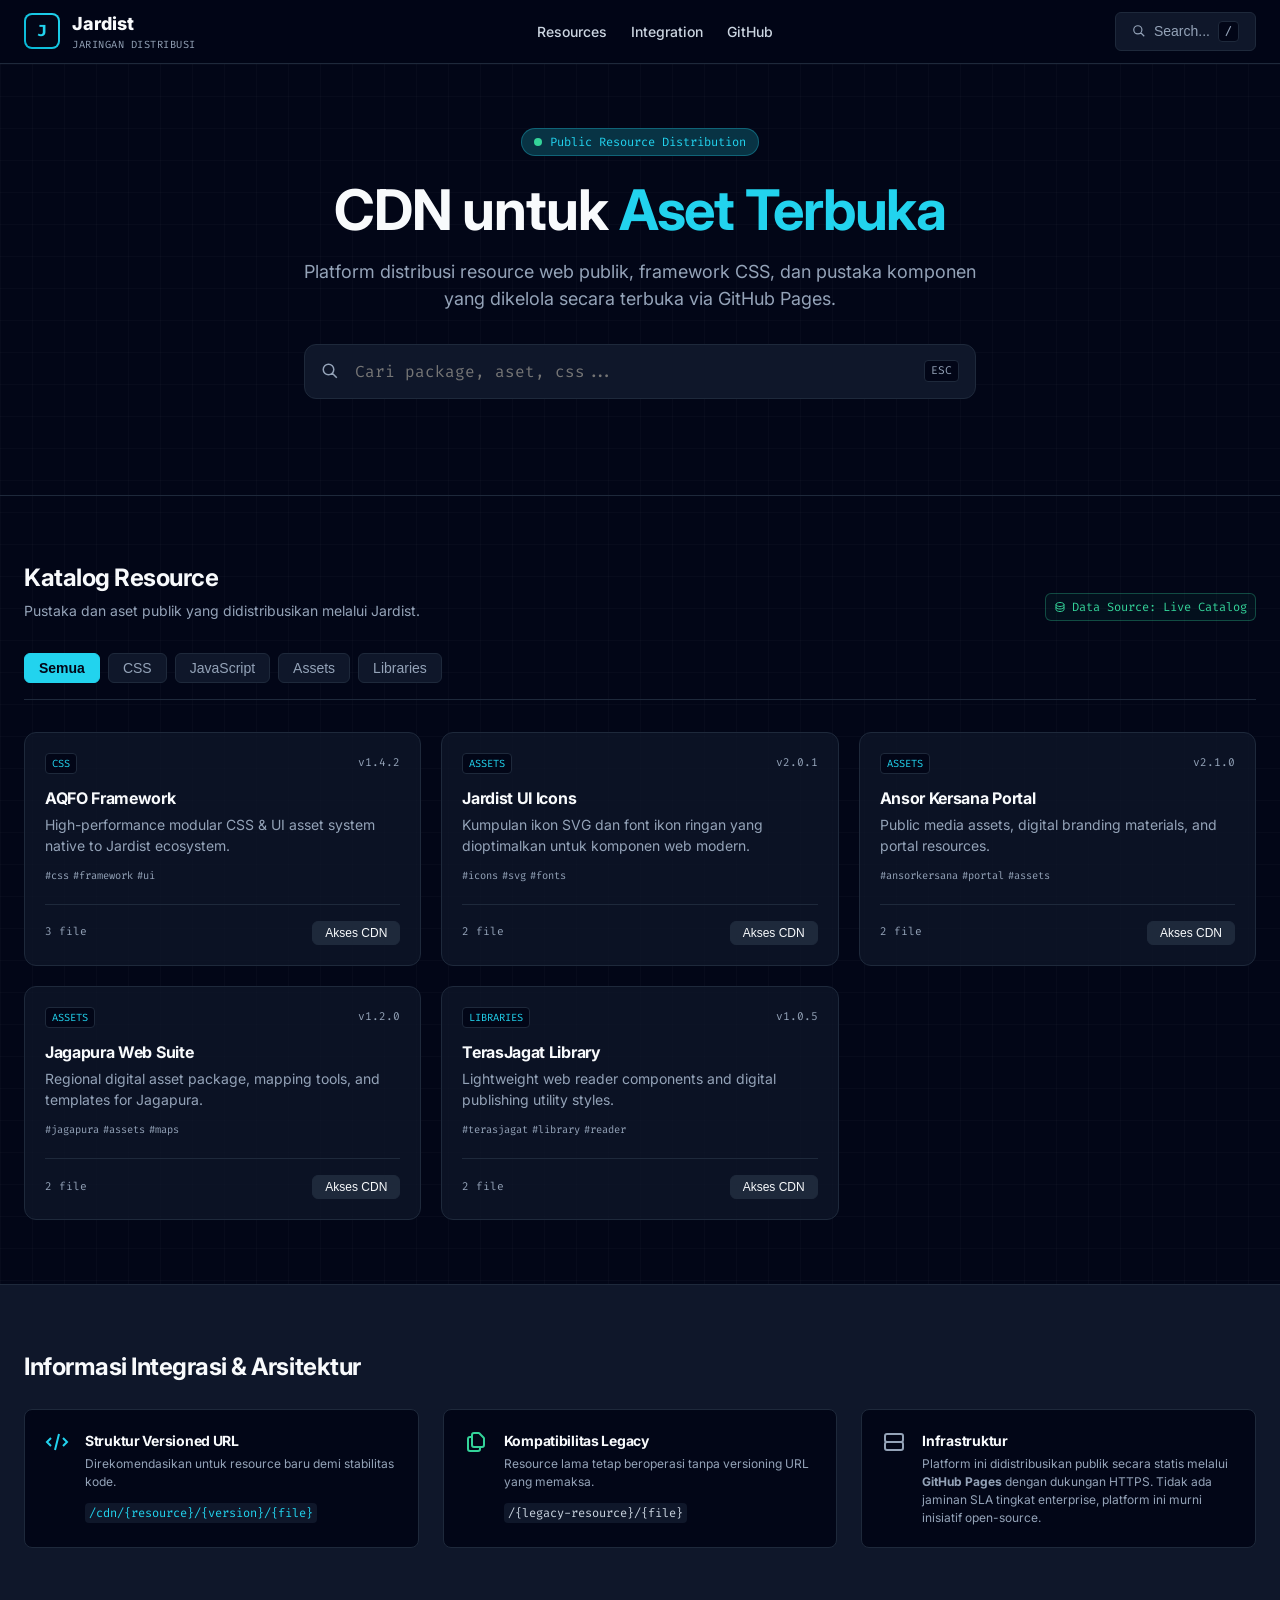
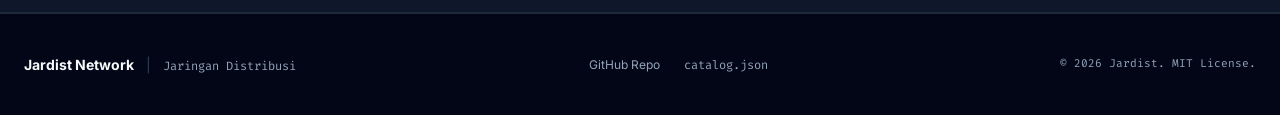
<file: index.html>
<!DOCTYPE html>
<html lang="id">
<head>
    <meta charset="UTF-8">
    <meta name="viewport" content="width=device-width, initial-scale=1.0">
    <title>Jardist — Public Web Resource Distribution</title>
    <meta name="description" content="Jardist (Jaringan Distribusi) menyediakan akses CDN publik untuk library, aset web, dan komponen antarmuka yang dikelola secara terbuka.">
    <meta name="author" content="Jardist Network">
    <link rel="canonical" href="https://jardist.github.io/">

    <!-- Open Graph -->
    <meta property="og:type" content="website">
    <meta property="og:url" content="https://jardist.github.io/">
    <meta property="og:title" content="Jardist — Public Web Resource Distribution">
    <meta property="og:description" content="Platform distribusi resource web publik berbasis GitHub Pages.">
    <meta property="og:site_name" content="Jardist">

    <!-- Fonts -->
    <link rel="preconnect" href="https://fonts.googleapis.com">
    <link rel="preconnect" href="https://fonts.gstatic.com" crossorigin>
    <link href="https://fonts.googleapis.com/css2?family=Fira+Code:wght@400;500;600&family=Inter:wght@400;500;600;700&display=swap" rel="stylesheet">
    
    <!-- Core Stylesheet - Replacing Tailwind Runtime for Production -->
    <style>
        :root {
            --color-bg-base: #020617; /* slate-950 */
            --color-bg-surface: #0f172a; /* slate-900 */
            --color-bg-elevated: #1e293b; /* slate-800 */
            --color-border: #334155; /* slate-700 */
            --color-border-subtle: #1e293b;
            
            --color-text-main: #f8fafc; /* slate-50 */
            --color-text-muted: #94a3b8; /* slate-400 */
            --color-text-dark: #cbd5e1; /* slate-300 */
            
            --color-accent: #22d3ee; /* cyan-400 */
            --color-accent-hover: #06b6d4; /* cyan-500 */
            --color-accent-bg: #083344; /* cyan-950 */
            
            --color-success: #34d399; /* emerald-400 */
            
            --font-sans: 'Inter', system-ui, sans-serif;
            --font-mono: 'Fira Code', monospace;
            
            --radius-md: 0.375rem;
            --radius-lg: 0.5rem;
            --radius-xl: 0.75rem;
            
            --shadow-modal: 0 25px 50px -12px rgba(0, 0, 0, 0.5);
            --transition-fast: 0.15s ease-in-out;
        }

        * {
            box-sizing: border-box;
            margin: 0;
            padding: 0;
        }

        body {
            font-family: var(--font-sans);
            background-color: var(--color-bg-base);
            color: var(--color-text-dark);
            line-height: 1.5;
            -webkit-font-smoothing: antialiased;
            display: flex;
            flex-direction: column;
            min-height: 100vh;
            background-image: 
                linear-gradient(to right, rgba(255, 255, 255, 0.02) 1px, transparent 1px),
                linear-gradient(to bottom, rgba(255, 255, 255, 0.02) 1px, transparent 1px);
            background-size: 32px 32px;
        }

        /* Scrollbar */
        ::-webkit-scrollbar { width: 8px; height: 8px; }
        ::-webkit-scrollbar-track { background: var(--color-bg-base); }
        ::-webkit-scrollbar-thumb { background: var(--color-bg-elevated); border-radius: 4px; }
        ::-webkit-scrollbar-thumb:hover { background: var(--color-border); }

        /* Focus Standards */
        a:focus-visible, button:focus-visible, select:focus-visible {
            outline: 2px solid var(--color-accent);
            outline-offset: 2px;
        }

        /* Typography */
        h1, h2, h3 { color: var(--color-text-main); font-weight: 700; letter-spacing: -0.02em; }
        .font-mono { font-family: var(--font-mono); }
        .text-sm { font-size: 0.875rem; }
        .text-xs { font-size: 0.75rem; }

        /* Layout */
        .container {
            width: 100%;
            margin: 0 auto;
            padding: 0 1.5rem;
            max-width: 1280px;
        }

        /* Header */
        .header {
            position: sticky;
            top: 0;
            z-index: 40;
            background: rgba(2, 6, 23, 0.9);
            backdrop-filter: blur(8px);
            border-bottom: 1px solid var(--color-border-subtle);
            height: 4rem;
            display: flex;
            align-items: center;
        }
        .header-content {
            display: flex;
            justify-content: space-between;
            align-items: center;
            width: 100%;
        }
        .logo-wrap { display: flex; align-items: center; gap: 0.75rem; text-decoration: none; }
        .logo-icon {
            width: 2.25rem; height: 2.25rem;
            background: linear-gradient(to top right, var(--color-accent-hover), var(--color-accent));
            border-radius: var(--radius-lg);
            padding: 2px;
        }
        .logo-inner {
            background: var(--color-bg-base); width: 100%; height: 100%;
            border-radius: 6px; display: flex; align-items: center; justify-content: center;
            color: var(--color-accent); font-weight: bold; font-family: var(--font-mono);
        }
        .logo-text { display: flex; flex-direction: column; }
        .logo-title { font-weight: 800; color: var(--color-text-main); font-size: 1.125rem; }
        .logo-subtitle { font-size: 0.65rem; color: var(--color-text-muted); font-family: var(--font-mono); text-transform: uppercase; letter-spacing: 0.05em; }
        
        .nav-desktop { display: none; gap: 1.5rem; align-items: center; font-size: 0.875rem; font-weight: 500; }
        .nav-desktop a { color: var(--color-text-dark); text-decoration: none; transition: color var(--transition-fast); }
        .nav-desktop a:hover { color: var(--color-accent); }
		
        @media (min-width: 768px) { .nav-desktop { display: flex; } }

		#quick-search-btn span{display:none;}
        @media (min-width: 640px) { #quick-search-btn span{display:inline;} }
        
		/* Buttons & Inputs */
        .btn {
            display: inline-flex; align-items: center; justify-content: center; gap: 0.5rem;
            padding: 0.5rem 1rem; border-radius: var(--radius-md); font-size: 0.875rem;
            font-weight: 500; cursor: pointer; transition: all var(--transition-fast);
            border: 1px solid transparent; background: transparent; color: var(--color-text-main);
        }
        .btn-primary { background: var(--color-bg-elevated); border-color: var(--color-border-subtle); }
        .btn-primary:hover { background: var(--color-accent); color: var(--color-bg-base); }
        .btn-outline { border-color: var(--color-border-subtle); color: var(--color-text-muted); background: var(--color-bg-surface); }
        .btn-outline:hover { color: var(--color-text-main); border-color: var(--color-border); }

        .search-box {
            position: relative; max-width: 42rem; margin: 2rem auto;
            background: var(--color-bg-surface); border: 1px solid var(--color-border-subtle);
            border-radius: var(--radius-xl); display: flex; align-items: center; padding: 0 1rem;
            transition: border-color var(--transition-fast);
        }
        .search-box:focus-within { border-color: var(--color-accent); }
        .search-input {
            width: 100%; background: transparent; border: none; color: var(--color-text-main);
            padding: 1rem 0.5rem; font-family: var(--font-mono); font-size: 1rem; outline: none;
        }
        .kbd {
            font-family: var(--font-mono); font-size: 0.7rem; padding: 0.125rem 0.375rem;
            border-radius: 4px; background: var(--color-bg-base); border: 1px solid var(--color-border-subtle);
            color: var(--color-text-muted);
        }

        /* Hero */
        .hero { padding: 4rem 0; text-align: center; border-bottom: 1px solid var(--color-border-subtle); }
        .badge {
            display: inline-flex; align-items: center; gap: 0.5rem; padding: 0.25rem 0.75rem;
            border-radius: 9999px; font-family: var(--font-mono); font-size: 0.75rem;
            background: var(--color-accent-bg); color: var(--color-accent); border: 1px solid rgba(34, 211, 238, 0.3);
            margin-bottom: 1.5rem;
        }
        .status-dot { width: 8px; height: 8px; background: var(--color-success); border-radius: 50%; }
        .hero h1 { font-size: clamp(2rem, 5vw, 3.5rem); line-height: 1.1; margin-bottom: 1rem; }
        .hero p { max-width: 42rem; margin: 0 auto; color: var(--color-text-muted); font-size: 1.125rem; }

        /* Main Content */
        main { flex-grow: 1; }
        .section { padding: 4rem 0; }
        .section-header { display: flex; justify-content: space-between; align-items: flex-end; margin-bottom: 2rem; flex-wrap: wrap; gap: 1rem; }
        
        /* Data Source Indicator */
        .data-source-indicator {
            font-size: 0.75rem; font-family: var(--font-mono); padding: 0.25rem 0.5rem;
            border-radius: var(--radius-md); border: 1px solid var(--color-border-subtle);
            background: var(--color-bg-surface); color: var(--color-text-muted);
            display: inline-flex; align-items: center; gap: 0.375rem;
        }
        .data-source-indicator.live { color: var(--color-success); border-color: rgba(52, 211, 153, 0.3); background: rgba(52, 211, 153, 0.05); }

        /* Tabs */
        .tabs { display: flex; gap: 0.5rem; overflow-x: auto; padding-bottom: 1rem; margin-bottom: 2rem; border-bottom: 1px solid var(--color-border-subtle); scrollbar-width: none; }
        .tab {
            padding: 0.375rem 0.875rem; border-radius: var(--radius-md); font-size: 0.875rem; font-weight: 500;
            background: var(--color-bg-surface); border: 1px solid var(--color-border-subtle);
            color: var(--color-text-muted); cursor: pointer; white-space: nowrap; transition: all var(--transition-fast);
        }
        .tab:hover { background: var(--color-bg-elevated); color: var(--color-text-main); }
        .tab.active { background: var(--color-accent); color: var(--color-bg-base); border-color: var(--color-accent); font-weight: 600; }

        /* Grid & Cards */
        .grid-cards { display: grid; grid-template-columns: repeat(auto-fill, minmax(300px, 1fr)); gap: 1.25rem; }
        .card {
            background: rgba(15, 23, 42, 0.7); border: 1px solid var(--color-border-subtle);
            border-radius: var(--radius-xl); padding: 1.25rem; display: flex; flex-direction: column;
            justify-content: space-between; transition: all var(--transition-fast);
        }
        .card:hover { border-color: var(--color-border); transform: translateY(-2px); box-shadow: 0 10px 25px -5px rgba(0,0,0,0.3); }
        .card-header { display: flex; justify-content: space-between; align-items: center; margin-bottom: 0.75rem; }
        .card-tag { font-family: var(--font-mono); font-size: 0.65rem; text-transform: uppercase; padding: 0.125rem 0.375rem; border-radius: 4px; background: var(--color-bg-base); border: 1px solid var(--color-border-subtle); color: var(--color-accent); }
        .card-version { font-family: var(--font-mono); font-size: 0.7rem; color: var(--color-text-muted); }
        .card-title { font-size: 1rem; margin-bottom: 0.25rem; }
        .card-desc { font-size: 0.875rem; color: var(--color-text-muted); display: -webkit-box; -webkit-line-clamp: 2; -webkit-box-orient: vertical; overflow: hidden; }
        .card-footer { margin-top: 1.25rem; padding-top: 1rem; border-top: 1px solid var(--color-border-subtle); display: flex; justify-content: space-between; align-items: center; }

        /* Modal */
        .modal-backdrop {
            position: fixed; inset: 0; background: rgba(2, 6, 23, 0.85); backdrop-filter: blur(4px);
            z-index: 50; display: none; align-items: center; justify-content: center; padding: 1rem;
        }
        .modal-backdrop.open { display: flex; }
        .modal {
            background: var(--color-bg-surface); border: 1px solid var(--color-border-subtle);
            border-radius: var(--radius-xl); width: 100%; max-width: 48rem; max-height: 90vh;
            display: flex; flex-direction: column; box-shadow: var(--shadow-modal); overflow: hidden;
        }
        .modal-header { padding: 1.25rem 1.5rem; border-bottom: 1px solid var(--color-border-subtle); background: rgba(2, 6, 23, 0.5); display: flex; justify-content: space-between; align-items: flex-start; }
        .modal-body { padding: 1.5rem; overflow-y: auto; flex-grow: 1; display: flex; flex-direction: column; gap: 1.5rem; }
        .modal-footer { padding: 1rem 1.5rem; border-top: 1px solid var(--color-border-subtle); background: rgba(2, 6, 23, 0.7); display: flex; justify-content: flex-end; }
        
        .form-group label { display: block; font-family: var(--font-mono); font-size: 0.75rem; color: var(--color-text-muted); text-transform: uppercase; margin-bottom: 0.5rem; }
        .form-select {
            width: 100%; background: var(--color-bg-base); border: 1px solid var(--color-border-subtle);
            color: var(--color-text-main); font-family: var(--font-mono); font-size: 0.875rem;
            padding: 0.625rem; border-radius: var(--radius-md); outline: none;
        }
        .form-select:focus { border-color: var(--color-accent); }

        .code-box {
            background: var(--color-bg-base); border: 1px solid var(--color-border-subtle);
            border-radius: var(--radius-md); padding: 0.75rem; font-family: var(--font-mono);
            font-size: 0.8125rem; color: var(--color-text-dark); display: flex; justify-content: space-between;
            align-items: center; gap: 1rem; overflow: hidden;
        }
        .code-text { overflow-x: auto; white-space: nowrap; color: var(--color-accent); padding-right: 1rem; scrollbar-width: none; }
        .code-text::-webkit-scrollbar { display: none; }

        /* Toast */
        .toast-container { position: fixed; bottom: 1.25rem; right: 1.25rem; z-index: 60; display: flex; flex-direction: column; gap: 0.5rem; pointer-events: none; }
        .toast {
            background: var(--color-bg-surface); border: 1px solid rgba(34, 211, 238, 0.5);
            color: var(--color-accent); padding: 0.75rem 1rem; border-radius: var(--radius-md);
            font-family: var(--font-mono); font-size: 0.75rem; display: flex; align-items: center; gap: 0.5rem;
            box-shadow: 0 10px 15px -3px rgba(0,0,0,0.5); transition: all 0.3s ease;
            opacity: 0; transform: translateY(10px); pointer-events: auto;
        }
        .toast.show { opacity: 1; transform: translateY(0); }

        /* Info Boxes */
        .info-box {
            background: var(--color-bg-base); border: 1px solid var(--color-border-subtle);
            border-radius: var(--radius-lg); padding: 1.25rem; display: flex; gap: 1rem;
        }
        
        .footer { border-top: 1px solid var(--color-border-subtle); background: var(--color-bg-base); padding: 2.5rem 0; font-size: 0.875rem; color: var(--color-text-muted); }
        .footer-content { display: flex; flex-direction: column; justify-content: space-between; align-items: center; gap: 1rem; }
        @media (min-width: 768px) { .footer-content { flex-direction: row; } }
        
        .empty-state { text-align: center; padding: 4rem 1rem; border: 1px dashed var(--color-border-subtle); border-radius: var(--radius-xl); background: rgba(15, 23, 42, 0.3); display: none; }
        
        .hidden { display: none !important; }
    </style>
</head>
<body>

    <div id="toast-container" class="toast-container" aria-live="polite"></div>

    <header class="header">
        <div class="container header-content">
            <a href="#" class="logo-wrap" aria-label="Jardist Homepage">
                <div class="logo-icon"><div class="logo-inner">J</div></div>
                <div class="logo-text">
                    <span class="logo-title">Jardist</span>
                    <span class="logo-subtitle">Jaringan Distribusi</span>
                </div>
            </a>
            <nav class="nav-desktop">
                <a href="#resources">Resources</a>
                <a href="#integration">Integration</a>
                <a href="https://github.com/jardist/jardist.github.io" target="_blank" rel="noopener">GitHub</a>
            </nav>
            <button id="quick-search-btn" class="btn btn-outline text-xs" aria-label="Open Search">
                <svg width="14" height="14" fill="none" stroke="currentColor" stroke-width="2" viewBox="0 0 24 24"><path d="M21 21l-6-6m2-5a7 7 0 11-14 0 7 7 0 0114 0z"/></svg>
                <span>Search...</span>
                <kbd class="kbd">/</kbd>
            </button>
        </div>
    </header>

    <main>
        <section class="hero">
            <div class="container">
                <div class="badge">
                    <span class="status-dot"></span>
                    Public Resource Distribution
                </div>
                <h1>CDN untuk <span style="color: var(--color-accent)">Aset Terbuka</span></h1>
                <p>Platform distribusi resource web publik, framework CSS, dan pustaka komponen yang dikelola secara terbuka via GitHub Pages.</p>

                <div class="search-box">
                    <svg style="color:var(--color-text-muted); margin-right:0.5rem;" width="20" height="20" fill="none" stroke="currentColor" stroke-width="2" viewBox="0 0 24 24"><path d="M21 21l-6-6m2-5a7 7 0 11-14 0 7 7 0 0114 0z"/></svg>
                    <input type="text" id="main-search-input" class="search-input" placeholder="Cari package, aset, css..." autocomplete="off" spellcheck="false">
                    <div style="display:flex; gap:0.25rem; align-items:center;">
                        <kbd class="kbd">ESC</kbd>
                    </div>
                </div>
            </div>
        </section>

        <section id="resources" class="section">
            <div class="container">
                <div class="section-header">
                    <div>
                        <h2>Katalog Resource</h2>
                        <p class="text-sm" style="color:var(--color-text-muted); margin-top:0.25rem;">Pustaka dan aset publik yang didistribusikan melalui Jardist.</p>
                    </div>
                    <div style="display:flex; align-items:center; gap:1rem;">
                        <span id="data-source-badge" class="data-source-indicator" title="Source of truth untuk data katalog saat ini">
                            <svg width="12" height="12" fill="none" stroke="currentColor" stroke-width="2" viewBox="0 0 24 24"><path d="M4 7v10c0 2.21 3.582 4 8 4s8-1.79 8-4V7M4 7c0 2.21 3.582 4 8 4s8-1.79 8-4M4 7c0-2.21 3.582-4 8-4s8 1.79 8 4m0 5c0 2.21-3.582 4-8 4s-8-1.79-8-4"/></svg>
                            <span id="data-source-text">Memuat metadata...</span>
                        </span>
                        <button id="reset-filter-btn" class="btn hidden" style="font-size:0.75rem; color:var(--color-accent); padding:0;">Reset Filter</button>
                    </div>
                </div>

                <div id="category-tabs" class="tabs" role="tablist">
                    <!-- Dinamis via JS -->
                </div>

                <div id="catalog-grid" class="grid-cards">
                    <!-- Dinamis via JS -->
                </div>

                <div id="empty-state" class="empty-state">
                    <svg width="48" height="48" fill="none" stroke="var(--color-border)" stroke-width="1.5" viewBox="0 0 24 24" style="margin: 0 auto 1rem;"><path d="M9.172 16.172a4 4 0 015.656 0M9 10h.01M15 10h.01M21 12a9 9 0 11-18 0 9 9 0 0118 0z"/></svg>
                    <h3 style="margin-bottom:0.5rem;">Tidak ada resource yang sesuai</h3>
                    <p class="text-sm" style="color:var(--color-text-muted);">Coba sesuaikan kata kunci pencarian atau filter kategori.</p>
                </div>
            </div>
        </section>

        <section id="integration" class="section" style="background: var(--color-bg-surface); border-top: 1px solid var(--color-border-subtle); border-bottom: 1px solid var(--color-border-subtle);">
            <div class="container">
                <h2 style="margin-bottom: 1.5rem;">Informasi Integrasi & Arsitektur</h2>
                <div style="display:grid; grid-template-columns: repeat(auto-fit, minmax(300px, 1fr)); gap: 1.5rem;">
                    
                    <div class="info-box">
                        <div style="color:var(--color-accent);"><svg width="24" height="24" fill="none" stroke="currentColor" stroke-width="2" viewBox="0 0 24 24"><path d="M10 20l4-16m4 4l4 4-4 4M6 16l-4-4 4-4"/></svg></div>
                        <div>
                            <h3 class="text-sm" style="margin-bottom:0.25rem;">Struktur Versioned URL</h3>
                            <p class="text-xs" style="color:var(--color-text-muted); margin-bottom:0.5rem;">Direkomendasikan untuk resource baru demi stabilitas kode.</p>
                            <code class="text-xs font-mono" style="color:var(--color-accent); background:var(--color-bg-surface); padding:0.125rem 0.25rem; border-radius:4px;">/cdn/{resource}/{version}/{file}</code>
                        </div>
                    </div>

                    <div class="info-box">
                        <div style="color:var(--color-success);"><svg width="24" height="24" fill="none" stroke="currentColor" stroke-width="2" viewBox="0 0 24 24"><path d="M8 7v8a2 2 0 002 2h6M8 7V5a2 2 0 012-2h4.586a1 1 0 01.707.293l4.414 4.414a1 1 0 01.293.707V15a2 2 0 01-2 2h-2M8 7H6a2 2 0 00-2 2v10a2 2 0 002 2h8a2 2 0 002-2v-2"/></svg></div>
                        <div>
                            <h3 class="text-sm" style="margin-bottom:0.25rem;">Kompatibilitas Legacy</h3>
                            <p class="text-xs" style="color:var(--color-text-muted); margin-bottom:0.5rem;">Resource lama tetap beroperasi tanpa versioning URL yang memaksa.</p>
                            <code class="text-xs font-mono" style="color:var(--color-text-dark); background:var(--color-bg-surface); padding:0.125rem 0.25rem; border-radius:4px;">/{legacy-resource}/{file}</code>
                        </div>
                    </div>

                    <div class="info-box">
                        <div style="color:var(--color-text-muted);"><svg width="24" height="24" fill="none" stroke="currentColor" stroke-width="2" viewBox="0 0 24 24"><path d="M5 12h14M5 12a2 2 0 01-2-2V6a2 2 0 012-2h14a2 2 0 012 2v4a2 2 0 01-2 2M5 12a2 2 0 00-2 2v4a2 2 0 002 2h14a2 2 0 002-2v-4a2 2 0 00-2-2m-2-4h.01M17 16h.01"/></svg></div>
                        <div>
                            <h3 class="text-sm" style="margin-bottom:0.25rem;">Infrastruktur</h3>
                            <p class="text-xs" style="color:var(--color-text-muted);">
                                Platform ini didistribusikan publik secara statis melalui <strong>GitHub Pages</strong> dengan dukungan HTTPS. Tidak ada jaminan SLA tingkat enterprise, platform ini murni inisiatif open-source.
                            </p>
                        </div>
                    </div>

                </div>
            </div>
        </section>
    </main>

    <!-- Modal Detail Resource -->
    <div id="detail-modal" class="modal-backdrop" role="dialog" aria-modal="true" aria-labelledby="modal-title">
        <div class="modal" role="document">
            <div class="modal-header">
                <div>
                    <div style="display:flex; gap:0.5rem; margin-bottom:0.5rem;">
                        <span id="modal-category" class="card-tag">Kategori</span>
                        <span class="card-tag" style="background: rgba(52,211,153,0.1); color: var(--color-success); border-color: rgba(52,211,153,0.3);">Public</span>
                    </div>
                    <h3 id="modal-title" style="font-size:1.25rem;">Nama Resource</h3>
                    <p id="modal-description" class="text-sm" style="color:var(--color-text-muted); margin-top:0.25rem;">Deskripsi</p>
                </div>
                <button id="close-modal-btn" class="btn btn-outline" style="padding:0.25rem; border-color:transparent;" aria-label="Tutup modal">
                    <svg width="20" height="20" fill="none" stroke="currentColor" stroke-width="2" viewBox="0 0 24 24"><path d="M6 18L18 6M6 6l12 12"/></svg>
                </button>
            </div>
            
            <div class="modal-body">
                <div style="display:grid; grid-template-columns: repeat(auto-fit, minmax(200px, 1fr)); gap: 1rem;">
                    <div class="form-group">
                        <label for="version-select">Pilih Versi</label>
                        <select id="version-select" class="form-select"></select>
                    </div>
                    <div class="form-group">
                        <label for="file-select">Pilih File</label>
                        <select id="file-select" class="form-select"></select>
                    </div>
                </div>

                <div class="form-group">
                    <div style="display:flex; justify-content:space-between;">
                        <label>URL CDN</label>
                        <span class="font-mono" style="font-size:0.65rem; color:var(--color-success);">HTTPS</span>
                    </div>
                    <div class="code-box">
                        <span id="modal-url-display" class="code-text">https://...</span>
                        <button id="copy-url-btn" class="btn btn-primary" style="padding:0.25rem 0.5rem; font-size:0.75rem;">Copy URL</button>
                    </div>
                </div>

                <div class="form-group">
                    <label>HTML Snippet</label>
                    <div class="code-box">
                        <span id="modal-snippet-display" class="code-text" style="color:var(--color-text-dark);">&lt;link ...&gt;</span>
                        <button id="copy-snippet-btn" class="btn btn-outline" style="padding:0.25rem 0.5rem; font-size:0.75rem;">Copy Tag</button>
                    </div>
                </div>

                <div style="display:grid; grid-template-columns: repeat(3, 1fr); gap:1rem; padding-top:1rem; border-top:1px solid var(--color-border-subtle); font-size:0.75rem;">
                    <div>
                        <span style="color:var(--color-text-muted); display:block;">Lisensi</span>
                        <span id="modal-license" class="font-mono text-main">MIT</span>
                    </div>
                    <div>
                        <span style="color:var(--color-text-muted); display:block;">Tipe Distribusi</span>
                        <span id="modal-dist-type" class="font-mono text-main" style="text-transform: capitalize;">Versioned</span>
                    </div>
                    <div>
                        <span style="color:var(--color-text-muted); display:block;">Source</span>
                        <a id="modal-source" href="#" target="_blank" rel="noopener" class="font-mono" style="color:var(--color-accent); text-decoration:none;">GitHub ↗</a>
                    </div>
                </div>
            </div>
            
            <div class="modal-footer">
                <button id="modal-done-btn" class="btn btn-primary">Selesai</button>
            </div>
        </div>
    </div>

    <footer class="footer">
        <div class="container footer-content">
            <div>
                <span style="font-weight:700; color:var(--color-text-main);">Jardist Network</span>
                <span style="margin:0 0.5rem; color:var(--color-border);">|</span>
                <span class="font-mono" style="font-size:0.75rem;">Jaringan Distribusi</span>
            </div>
            <div style="display:flex; gap:1.5rem; font-size:0.75rem;">
                <a href="https://github.com/jardist/jardist.github.io" target="_blank" rel="noopener" style="color:var(--color-text-muted); text-decoration:none;">GitHub Repo</a>
                <a href="catalog.json" target="_blank" rel="noopener" class="font-mono" style="color:var(--color-text-muted); text-decoration:none;">catalog.json</a>
            </div>
            <div style="font-size:0.7rem; font-family:var(--font-mono);">
                &copy; 2026 Jardist. MIT License.
            </div>
        </div>
    </footer>

    <script>
        /**
         * Schema Arsitektur Resource yang Jujur & Terverifikasi
         * Menggunakan schema distribusi yang mendefinisikan fallback base URL
         * untuk mempertahankan kompatibilitas legacy (contoh: /aqfo/).
         */
        const FALLBACK_CATALOG = {
            "resources": [
                {
                    "name": "Fallback Framework",
                    "slug": "aqfo",
                    "description": "High-performance modular CSS & UI asset system native to Jardist ecosystem.",
                    "category": "CSS",
                    "latest_version": "1.4.2",
                    "versions": ["1.4.2", "1.4.0", "1.0.0"],
                    "distribution": {
                        "type": "legacy",
                        "base_url": "https://jardist.github.io/aqfo/"
                    },
                    "files": [
                        { "path": "css/aqfo.min.css", "type": "css", "usage": "stylesheet" },
                        { "path": "css/aqfo-grid.min.css", "type": "css", "usage": "stylesheet" },
                        { "path": "js/aqfo-core.js", "type": "javascript", "usage": "script" }
                    ],
                    "source": "https://github.com/jardist/jardist.github.io/tree/cdn/aqfo",
                    "license": "MIT",
                    "tags": ["css", "framework", "ui", "aqfo"]
                },
                {
                    "name": "Ansor Kersana Portal",
                    "slug": "ansorkersana",
                    "description": "Public media assets, digital branding materials, and portal resources.",
                    "category": "Assets",
                    "latest_version": "2.1.0",
                    "versions": ["2.1.0", "2.0.0"],
                    "distribution": {
                        "type": "legacy",
                        "base_url": "https://jardist.github.io/ansorkersana/"
                    },
                    "files": [
                        { "path": "css/style.min.css", "type": "css", "usage": "stylesheet" },
                        { "path": "js/app.js", "type": "javascript", "usage": "script" }
                    ],
                    "source": "https://github.com/jardist/jardist.github.io/tree/cdn/ansorkersana",
                    "license": "MIT",
                    "tags": ["ansorkersana", "portal", "assets"]
                },
                {
                    "name": "Jagapura Web Suite",
                    "slug": "ansorkersana-jagapura",
                    "description": "Regional digital asset package, mapping tools, and templates for Jagapura.",
                    "category": "Assets",
                    "latest_version": "1.2.0",
                    "versions": ["1.2.0", "1.0.0"],
                    "distribution": {
                        "type": "legacy",
                        "base_url": "https://jardist.github.io/ansorkersana/jagapura/"
                    },
                    "files": [
                        { "path": "css/jagapura.css", "type": "css", "usage": "stylesheet" },
                        { "path": "js/jagapura-map.js", "type": "javascript", "usage": "script" }
                    ],
                    "source": "https://github.com/jardist/jardist.github.io/tree/cdn/ansorkersana/jagapura",
                    "license": "MIT",
                    "tags": ["jagapura", "assets", "maps"]
                },
                {
                    "name": "TerasJagat Library",
                    "slug": "terasjagat",
                    "description": "Lightweight web reader components and digital publishing utility styles.",
                    "category": "Libraries",
                    "latest_version": "1.0.5",
                    "versions": ["1.0.5", "1.0.0"],
                    "distribution": {
                        "type": "legacy",
                        "base_url": "https://jardist.github.io/terasjagat/"
                    },
                    "files": [
                        { "path": "css/terasjagat.min.css", "type": "css", "usage": "stylesheet" },
                        { "path": "js/reader.min.js", "type": "javascript", "usage": "script" }
                    ],
                    "source": "https://github.com/jardist/jardist.github.io/tree/cdn/terasjagat",
                    "license": "MIT",
                    "tags": ["terasjagat", "library", "reader"]
                }
            ]
        };

        const CATEGORIES = ["Semua", "CSS", "JavaScript", "Assets", "Libraries"];

        let state = {
            catalog: [],
            searchQuery: "",
            selectedCategory: "Semua",
            activeResource: null,
            selectedVersion: "",
            selectedFileObj: null,
            lastFocusedElement: null
        };

        document.addEventListener('DOMContentLoaded', async () => {
            await initData();
            setupEventListeners();
            renderCategories();
            renderGrid();
            checkUrlQuery();
        });

        async function initData() {
            const badgeIndicator = document.getElementById('data-source-badge');
            const textIndicator = document.getElementById('data-source-text');
            
            try {
                const res = await fetch('catalog.json');
                if (res.ok) {
                    const data = await res.json();
                    if (data && data.resources) {
                        state.catalog = data.resources;
                        badgeIndicator.classList.add('live');
                        textIndicator.textContent = "Data Source: Live Catalog";
                        return;
                    }
                }
            } catch (err) {
                console.warn("Jardist: Gagal memuat catalog.json, menggunakan fallback internal.");
            }
            
            state.catalog = FALLBACK_CATALOG.resources;
            badgeIndicator.classList.remove('live');
            textIndicator.textContent = "Data Source: Local Snapshot";
        }

        function renderCategories() {
            const container = document.getElementById('category-tabs');
            container.innerHTML = CATEGORIES.map(cat => {
                const isActive = state.selectedCategory === cat;
                return `<button data-category="${escapeHtml(cat)}" class="tab ${isActive ? 'active' : ''}" role="tab" aria-selected="${isActive}">${escapeHtml(cat)}</button>`;
            }).join('');

            document.querySelectorAll('.tab').forEach(btn => {
                btn.addEventListener('click', (e) => {
                    state.selectedCategory = e.target.getAttribute('data-category');
                    renderCategories();
                    renderGrid();
                });
            });
        }

        function renderGrid() {
            const grid = document.getElementById('catalog-grid');
            const emptyState = document.getElementById('empty-state');
            const resetBtn = document.getElementById('reset-filter-btn');

            const filtered = state.catalog.filter(item => {
                const matchCat = state.selectedCategory === "Semua" || item.category === state.selectedCategory;
                const query = state.searchQuery.toLowerCase();
                const matchQuery = !query || 
                    item.name.toLowerCase().includes(query) || 
                    item.description.toLowerCase().includes(query) ||
                    item.slug.toLowerCase().includes(query) ||
                    (item.tags && item.tags.some(t => t.toLowerCase().includes(query)));
                return matchCat && matchQuery;
            });

            if (state.searchQuery || state.selectedCategory !== "Semua") {
                resetBtn.classList.remove('hidden');
            } else {
                resetBtn.classList.add('hidden');
            }

            if (filtered.length === 0) {
                grid.innerHTML = '';
                emptyState.style.display = 'block';
                return;
            }

            emptyState.style.display = 'none';
            grid.innerHTML = filtered.map(item => `
                <div class="card">
                    <div>
                        <div class="card-header">
                            <span class="card-tag">${escapeHtml(item.category)}</span>
                            <span class="card-version">v${escapeHtml(item.latest_version)}</span>
                        </div>
                        <h3 class="card-title">${escapeHtml(item.name)}</h3>
                        <p class="card-desc">${escapeHtml(item.description)}</p>
                        <div style="display:flex; flex-wrap:wrap; gap:0.25rem; margin-top:0.75rem;">
                            ${(item.tags || []).slice(0, 3).map(tag => `<span style="font-size:0.65rem; color:var(--color-text-muted); font-family:var(--font-mono);">#${escapeHtml(tag)}</span>`).join('')}
                        </div>
                    </div>
                    <div class="card-footer">
                        <span style="font-size:0.7rem; font-family:var(--font-mono); color:var(--color-text-muted);">
                            ${item.files ? item.files.length : 0} file
                        </span>
                        <button data-slug="${escapeHtml(item.slug)}" class="btn btn-primary open-modal-btn" style="padding:0.25rem 0.75rem; font-size:0.75rem;">Akses CDN</button>
                    </div>
                </div>
            `).join('');

            document.querySelectorAll('.open-modal-btn').forEach(btn => {
                btn.addEventListener('click', (e) => {
                    openModal(e.currentTarget.getAttribute('data-slug'), e.currentTarget);
                });
            });
        }

        function openModal(slug, triggerElement) {
            const resource = state.catalog.find(r => r.slug === slug);
            if (!resource) return;

            state.lastFocusedElement = triggerElement;
            state.activeResource = resource;
            state.selectedVersion = resource.latest_version;
            state.selectedFileObj = resource.files && resource.files.length ? resource.files[0] : null;

            document.getElementById('modal-title').textContent = resource.name;
            document.getElementById('modal-description').textContent = resource.description;
            document.getElementById('modal-category').textContent = resource.category;
            document.getElementById('modal-license').textContent = resource.license || 'MIT';
            document.getElementById('modal-dist-type').textContent = resource.distribution?.type || 'versioned';
            document.getElementById('modal-source').href = resource.source || '#';

            const vSelect = document.getElementById('version-select');
            vSelect.innerHTML = (resource.versions || [resource.latest_version]).map(v => `
                <option value="${escapeHtml(v)}">${escapeHtml(v)} ${v === resource.latest_version ? '(latest)' : ''}</option>
            `).join('');
            vSelect.value = state.selectedVersion;

            // Jika legacy, disable version select karena path fix
            vSelect.disabled = resource.distribution?.type === 'legacy';

            const fSelect = document.getElementById('file-select');
            fSelect.innerHTML = (resource.files || []).map((f, i) => `
                <option value="${i}">${escapeHtml(f.path)}</option>
            `).join('');
            fSelect.value = "0";

            buildCdnUrl();

            const modal = document.getElementById('detail-modal');
            modal.classList.add('open');
            document.body.style.overflow = 'hidden';
            
            // Focus Management
            const focusable = modal.querySelectorAll('button, [href], input, select, textarea, [tabindex]:not([tabindex="-1"])');
            if(focusable.length) focusable[0].focus();
        }

        function closeModal() {
            document.getElementById('detail-modal').classList.remove('open');
            document.body.style.overflow = '';
            state.activeResource = null;
            if(state.lastFocusedElement) state.lastFocusedElement.focus();
        }

        function buildCdnUrl() {
            if (!state.activeResource || !state.selectedFileObj) return;
            const res = state.activeResource;
            const file = state.selectedFileObj;
            let url = "";

            if (res.distribution && res.distribution.type === 'legacy') {
                url = `${res.distribution.base_url}${file.path}`;
            } else {
                const base = res.distribution?.base_url || `https://jardist.github.io/cdn/`;
                url = `${base}${res.slug}/${state.selectedVersion}/${file.path}`;
            }

            document.getElementById('modal-url-display').textContent = url;

            const snippet = document.getElementById('modal-snippet-display');
            if (file.type === 'css') {
                snippet.textContent = `<link rel="stylesheet" href="${url}">`;
            } else if (file.type === 'javascript') {
                snippet.textContent = `<script src="${url}" defer><\/script>`;
            } else {
                snippet.textContent = url;
            }
        }

        function setupEventListeners() {
            const searchInput = document.getElementById('main-search-input');
            searchInput.addEventListener('input', (e) => {
                state.searchQuery = e.target.value;
                renderGrid();
            });

            document.getElementById('reset-filter-btn').addEventListener('click', () => {
                searchInput.value = "";
                state.searchQuery = "";
                state.selectedCategory = "Semua";
                renderCategories();
                renderGrid();
            });

            document.getElementById('quick-search-btn').addEventListener('click', () => searchInput.focus());

            // Modal Interactions
            document.getElementById('close-modal-btn').addEventListener('click', closeModal);
            document.getElementById('modal-done-btn').addEventListener('click', closeModal);
            
            document.getElementById('detail-modal').addEventListener('click', (e) => {
                if (e.target.id === 'detail-modal') closeModal();
            });

            document.getElementById('version-select').addEventListener('change', (e) => {
                state.selectedVersion = e.target.value;
                buildCdnUrl();
            });

            document.getElementById('file-select').addEventListener('change', (e) => {
                const idx = parseInt(e.target.value);
                state.selectedFileObj = state.activeResource.files[idx];
                buildCdnUrl();
            });

            // Copy Action
            document.getElementById('copy-url-btn').addEventListener('click', () => {
                copyText(document.getElementById('modal-url-display').textContent, "URL berhasil disalin!");
            });
            document.getElementById('copy-snippet-btn').addEventListener('click', () => {
                copyText(document.getElementById('modal-snippet-display').textContent, "Snippet berhasil disalin!");
            });

            // Keyboard Nav
            window.addEventListener('keydown', (e) => {
                if (e.key === '/' && document.activeElement !== searchInput) {
                    e.preventDefault();
                    searchInput.focus();
                }
                if (e.key === 'Escape') {
                    if (document.getElementById('detail-modal').classList.contains('open')) {
                        closeModal();
                    } else if (document.activeElement === searchInput) {
                        searchInput.value = '';
                        state.searchQuery = '';
                        searchInput.blur();
                        renderGrid();
                    }
                }
            });

            // Focus Trap Modal
            const modal = document.getElementById('detail-modal');
            modal.addEventListener('keydown', function(e) {
                if (e.key === 'Tab') {
                    const focusable = modal.querySelectorAll('button, [href], input, select, textarea, [tabindex]:not([tabindex="-1"])');
                    const first = focusable[0];
                    const last = focusable[focusable.length - 1];
                    if (e.shiftKey) {
                        if (document.activeElement === first) { last.focus(); e.preventDefault(); }
                    } else {
                        if (document.activeElement === last) { first.focus(); e.preventDefault(); }
                    }
                }
            });
        }

        function copyText(text, msg) {
            if (navigator.clipboard && window.isSecureContext) {
                navigator.clipboard.writeText(text).then(() => showToast(msg)).catch(() => fallbackCopy(text, msg));
            } else {
                fallbackCopy(text, msg);
            }
        }

        function fallbackCopy(text, msg) {
            const ta = document.createElement("textarea");
            ta.value = text;
            ta.style.position = "fixed"; ta.style.left = "-9999px";
            document.body.appendChild(ta); ta.focus(); ta.select();
            try { document.execCommand('copy'); showToast(msg); } catch (err) {}
            document.body.removeChild(ta);
        }

        function showToast(msg) {
            const container = document.getElementById('toast-container');
            const t = document.createElement('div');
            t.className = 'toast';
            t.innerHTML = `<svg width="16" height="16" fill="none" stroke="currentColor" stroke-width="2" viewBox="0 0 24 24"><path d="M5 13l4 4L19 7"/></svg><span>${escapeHtml(msg)}</span>`;
            container.appendChild(t);
            requestAnimationFrame(() => t.classList.add('show'));
            setTimeout(() => {
                t.classList.remove('show');
                setTimeout(() => { if (t.parentNode) t.parentNode.removeChild(t); }, 300);
            }, 3000);
        }

        function checkUrlQuery() {
            const params = new URLSearchParams(window.location.search);
            if (params.get('q')) {
                const input = document.getElementById('main-search-input');
                input.value = params.get('q');
                state.searchQuery = params.get('q');
                renderGrid();
            }
            if (params.get('pkg')) {
                openModal(params.get('pkg'), document.body);
            }
        }

        function escapeHtml(str) {
            if (!str) return '';
            return String(str).replace(/[&<>"']/g, m => ({ '&': '&amp;', '<': '&lt;', '>': '&gt;', '"': '&quot;', "'": '&#039;' })[m]);
        }
    </script>
</body>
</html>
</file>
